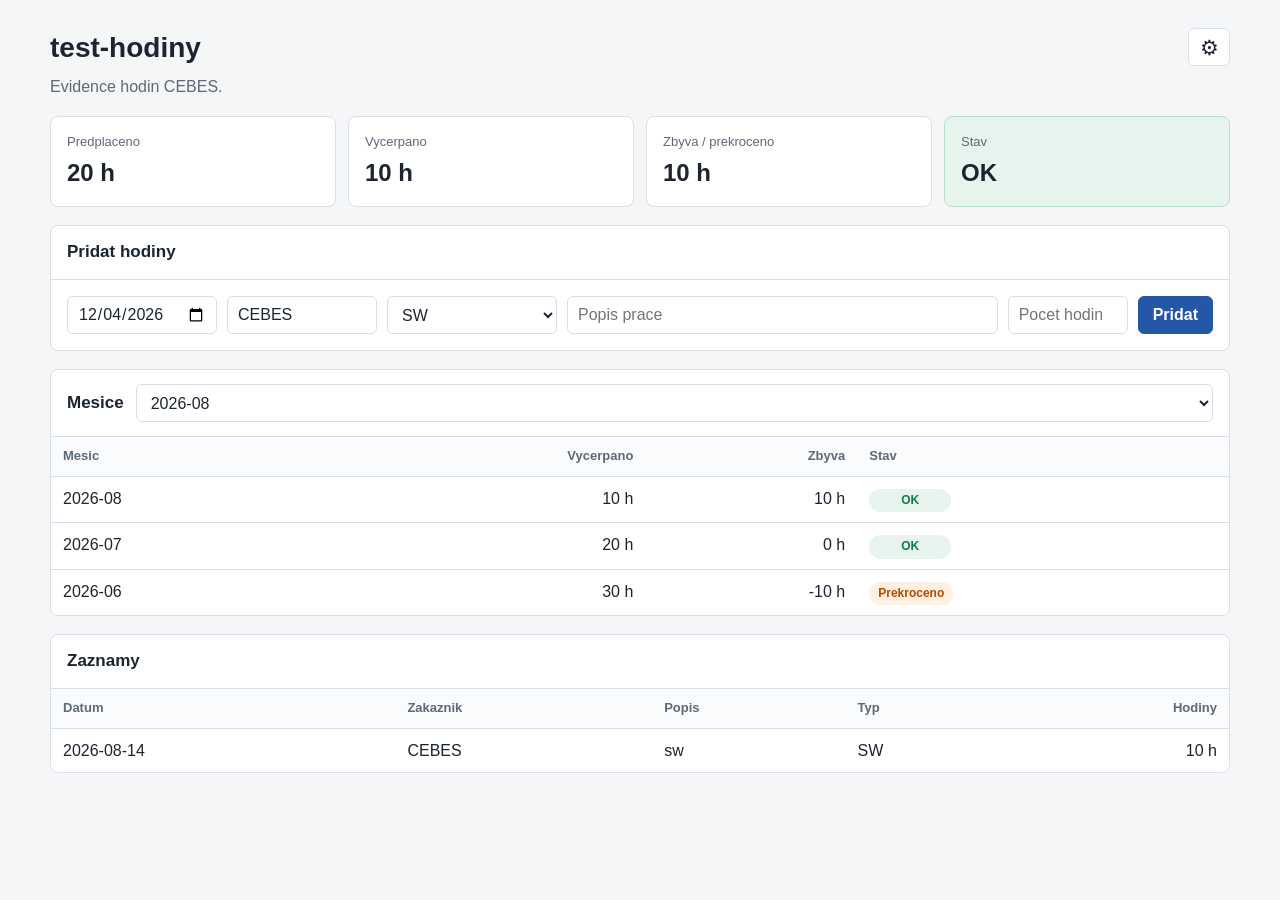
<file: index.html>
<!doctype html>
<html lang="cs">
  <head>
    <meta charset="utf-8">
    <meta name="viewport" content="width=device-width, initial-scale=1">
    <title>test-hodiny</title>
    <link rel="stylesheet" href="styles.css">
  </head>
  <body data-page="main">
    <main>
      <header>
        <div>
          <h1>test-hodiny</h1>
          <p class="subtitle">Evidence hodin CEBES.</p>
        </div>
        <a class="icon-link" href="settings.html" aria-label="Nastaveni" title="Nastaveni">&#9881;</a>
      </header>

      <p id="message" class="message">Nacitam hodiny...</p>

      <section id="summary" class="summary hidden" aria-label="Souhrn vybraneho mesice">
        <div class="metric">
          <span>Predplaceno</span>
          <strong id="limitValue">20 h</strong>
        </div>
        <div class="metric">
          <span>Vycerpano</span>
          <strong id="usedValue">0 h</strong>
        </div>
        <div class="metric">
          <span>Zbyva / prekroceno</span>
          <strong id="balanceValue">0 h</strong>
        </div>
        <div id="statusMetric" class="metric">
          <span>Stav</span>
          <strong id="statusValue">OK</strong>
        </div>
      </section>

      <section class="panel">
        <div class="panel-head">
          <h2>Pridat hodiny</h2>
        </div>
        <form id="addForm">
          <input id="datumInput" type="date" required aria-label="Datum">
          <input id="zakaznikInput" value="CEBES" required aria-label="Zakaznik">
          <select id="typInput" aria-label="Typ">
            <option value="SW">SW</option>
            <option value="konzultace">konzultace</option>
            <option value="jine">jine</option>
          </select>
          <input id="popisInput" placeholder="Popis prace" required aria-label="Popis prace">
          <input id="hodinyInput" type="number" min="0.25" step="0.25" placeholder="Pocet hodin" required aria-label="Hodiny">
          <button type="submit">Pridat</button>
        </form>
      </section>

      <section class="panel">
        <div class="panel-head">
          <h2>Mesice</h2>
          <select id="monthSelect" aria-label="Mesic"></select>
        </div>
        <table>
          <thead>
            <tr>
              <th>Mesic</th>
              <th class="number">Vycerpano</th>
              <th class="number">Zbyva</th>
              <th>Stav</th>
            </tr>
          </thead>
          <tbody id="monthsBody"></tbody>
        </table>
      </section>

      <section class="panel">
        <div class="panel-head">
          <h2>Zaznamy</h2>
        </div>
        <table>
          <thead>
            <tr>
              <th>Datum</th>
              <th>Zakaznik</th>
              <th>Popis</th>
              <th>Typ</th>
              <th class="number">Hodiny</th>
            </tr>
          </thead>
          <tbody id="recordsBody"></tbody>
        </table>
      </section>
    </main>

    <script src="app.js"></script>
  </body>
</html>
</file>
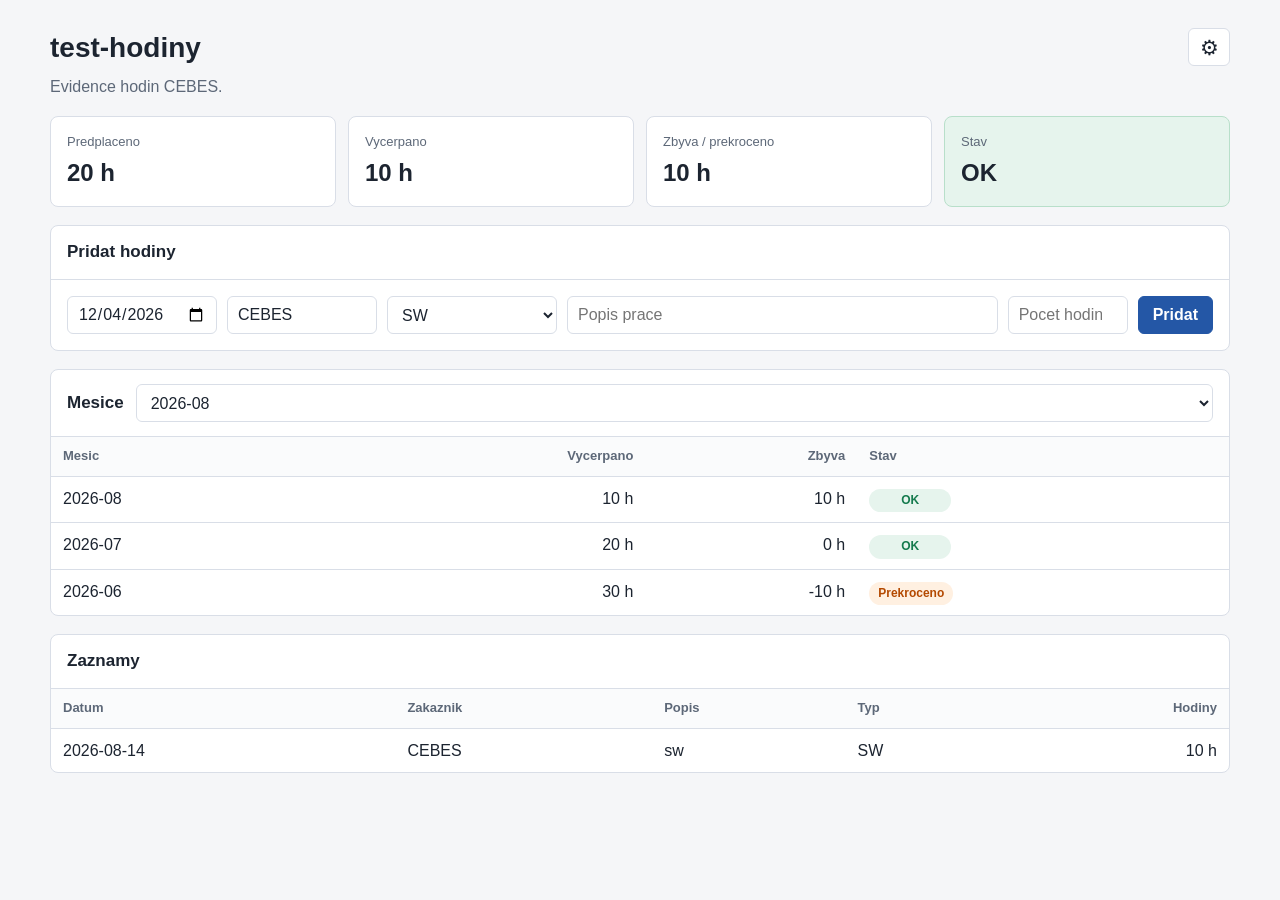
<file: pridat.html>
<!doctype html>
<html lang="cs">
  <head>
    <meta charset="utf-8">
    <meta name="viewport" content="width=device-width, initial-scale=1">
    <meta http-equiv="refresh" content="0; url=./">
    <title>Presmerovani - CEBES hodiny</title>
    <style>
      body {
        margin: 0;
        background: #f5f6f8;
        color: #1c2430;
        font-family: Arial, Helvetica, sans-serif;
      }

      main {
        width: min(680px, calc(100% - 32px));
        margin: 0 auto;
        padding: 40px 0;
      }

      a {
        color: #2457a6;
      }
    </style>
  </head>
  <body>
    <main>
      <h1>Editor je na hlavni strance</h1>
      <p>Tahle stara adresa uz nevytvari issues. Presmerovavam na hlavni prehled s editorem.</p>
      <p><a href="./">Otevrit editor hodin</a></p>
    </main>
    <script>
      window.location.replace("./");
    </script>
  </body>
</html>
</file>
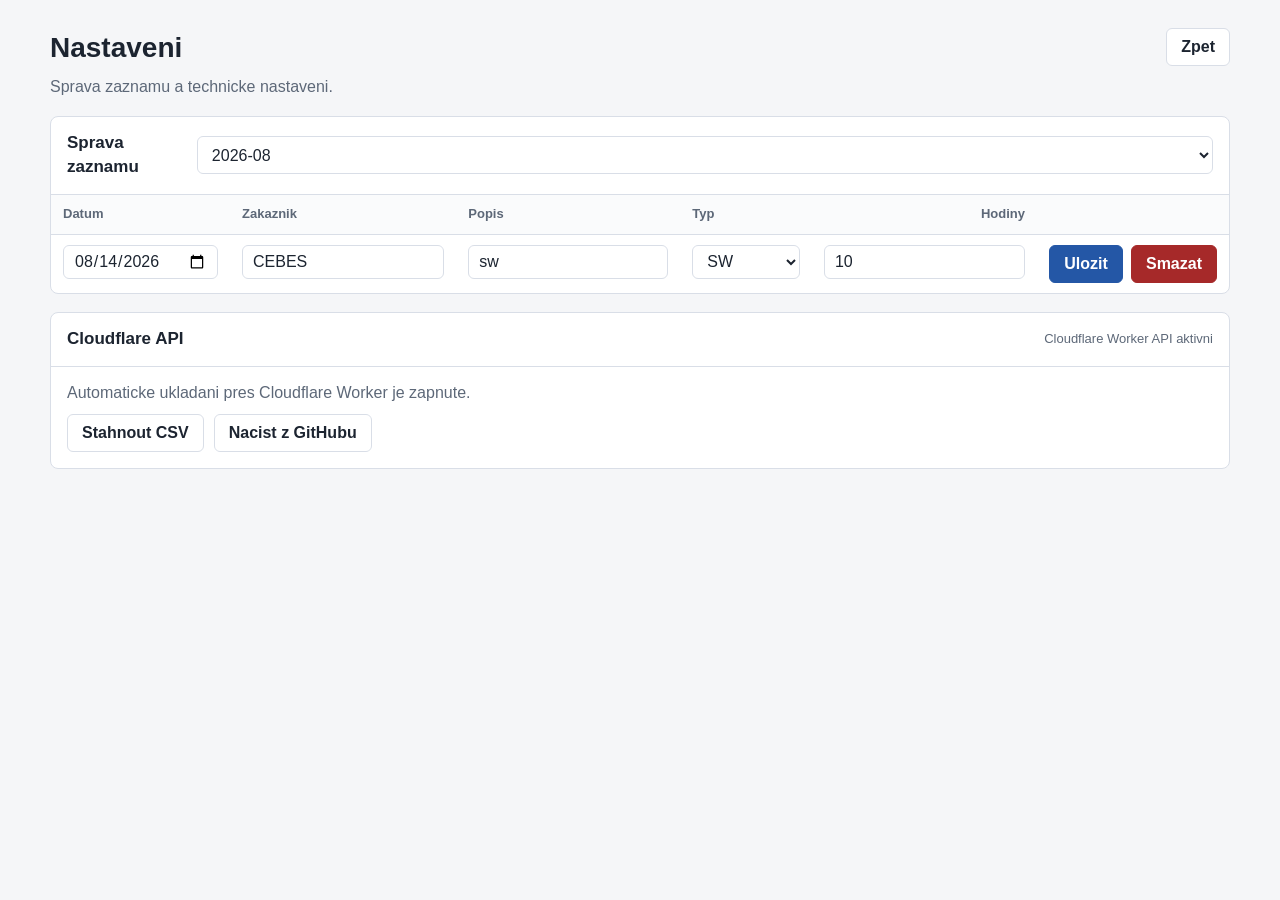
<file: settings.html>
<!doctype html>
<html lang="cs">
  <head>
    <meta charset="utf-8">
    <meta name="viewport" content="width=device-width, initial-scale=1">
    <title>test-hodiny - nastaveni</title>
    <link rel="stylesheet" href="styles.css">
  </head>
  <body data-page="settings">
    <main>
      <header>
        <div>
          <h1>Nastaveni</h1>
          <p class="subtitle">Sprava zaznamu a technicke nastaveni.</p>
        </div>
        <button id="backButton" class="secondary" type="button">Zpet</button>
      </header>

      <section class="panel">
        <div class="panel-head">
          <h2>Sprava zaznamu</h2>
          <select id="monthSelect" aria-label="Mesic"></select>
        </div>
        <table>
          <thead>
            <tr>
              <th>Datum</th>
              <th>Zakaznik</th>
              <th>Popis</th>
              <th>Typ</th>
              <th class="number">Hodiny</th>
              <th></th>
            </tr>
          </thead>
          <tbody id="recordsBody"></tbody>
        </table>
      </section>

      <section class="panel">
        <div class="panel-head">
          <h2>Cloudflare API</h2>
          <span id="saveStatus" class="save-status">API aktivni</span>
        </div>
        <p class="settings-note">Automaticke ukladani pres Cloudflare Worker je zapnute.</p>
        <div class="settings-grid compact-actions">
          <button id="downloadButton" class="secondary" type="button">Stahnout CSV</button>
          <button id="resetButton" class="secondary" type="button">Nacist z GitHubu</button>
        </div>
      </section>
    </main>

    <script src="app.js"></script>
  </body>
</html>
</file>
<file: styles.css>
:root {
  --bg: #f5f6f8;
  --panel: #ffffff;
  --ink: #1c2430;
  --muted: #5d6878;
  --line: #d9dee7;
  --accent: #2457a6;
  --ok: #147a4d;
  --warn: #b44900;
  --soft-ok: #e6f4ed;
  --soft-warn: #fff0e1;
}

* {
  box-sizing: border-box;
}

body {
  margin: 0;
  background: var(--bg);
  color: var(--ink);
  font-family: Arial, Helvetica, sans-serif;
  line-height: 1.45;
}

main {
  width: min(1180px, calc(100% - 32px));
  margin: 0 auto;
  padding: 28px 0 40px;
}

header {
  display: flex;
  align-items: flex-start;
  justify-content: space-between;
  gap: 18px;
  margin-bottom: 18px;
}

h1,
h2 {
  margin: 0;
}

h1 {
  font-size: 28px;
}

h2 {
  font-size: 17px;
}

.subtitle {
  margin: 6px 0 0;
  color: var(--muted);
}

button,
input,
select,
.button-link,
.icon-link {
  min-height: 38px;
  border: 1px solid var(--line);
  border-radius: 6px;
  font: inherit;
}

button,
.button-link {
  display: inline-flex;
  align-items: center;
  justify-content: center;
  cursor: pointer;
  padding: 0 14px;
  background: var(--accent);
  border-color: var(--accent);
  color: #fff;
  font-weight: 700;
  text-decoration: none;
}

.secondary {
  background: var(--panel);
  border-color: var(--line);
  color: var(--ink);
}

.icon-link {
  display: inline-flex;
  width: 42px;
  min-width: 42px;
  align-items: center;
  justify-content: center;
  background: var(--panel);
  color: var(--ink);
  font-size: 21px;
  line-height: 1;
  text-decoration: none;
}

button.danger {
  background: #a62929;
  border-color: #a62929;
}

.is-saving button,
.is-saving input,
.is-saving select {
  opacity: 0.72;
}

input,
select {
  width: 100%;
  padding: 0 10px;
  background: #fff;
  color: var(--ink);
}

.message {
  margin: 0 0 18px;
  padding: 12px 14px;
  border: 1px solid var(--line);
  border-radius: 8px;
  background: var(--panel);
  color: var(--muted);
}

.summary {
  display: grid;
  grid-template-columns: repeat(4, minmax(0, 1fr));
  gap: 12px;
  margin-bottom: 18px;
}

.metric,
.panel {
  background: var(--panel);
  border: 1px solid var(--line);
  border-radius: 8px;
}

.metric {
  padding: 16px;
}

.metric span {
  display: block;
  color: var(--muted);
  font-size: 13px;
}

.metric strong {
  display: block;
  margin-top: 4px;
  font-size: 24px;
}

.status-ok {
  background: var(--soft-ok);
  border-color: #b8dfca;
}

.status-warn {
  background: var(--soft-warn);
  border-color: #f1c499;
}

.panel {
  margin-top: 18px;
  overflow: hidden;
}

.panel-head {
  display: flex;
  align-items: center;
  justify-content: space-between;
  gap: 12px;
  padding: 14px 16px;
  border-bottom: 1px solid var(--line);
}

.save-status {
  color: var(--muted);
  font-size: 13px;
  text-align: right;
}

form {
  display: grid;
  grid-template-columns: 150px 150px 170px 1fr 120px auto;
  gap: 10px;
  padding: 16px;
}

.settings-grid {
  display: grid;
  grid-template-columns: minmax(260px, 1fr) auto auto auto auto;
  gap: 10px;
  padding: 0 16px 16px;
}

.settings-grid.compact-actions {
  grid-template-columns: repeat(2, auto);
  justify-content: start;
}

.settings-note {
  margin: 0;
  padding: 14px 16px 10px;
  color: var(--muted);
}

table {
  width: 100%;
  border-collapse: collapse;
}

th,
td {
  padding: 10px 12px;
  border-bottom: 1px solid var(--line);
  text-align: left;
  vertical-align: top;
}

th {
  color: var(--muted);
  background: #fafbfc;
  font-size: 13px;
}

tr:last-child td {
  border-bottom: 0;
}

td input,
td select {
  min-height: 34px;
}

td.actions-cell {
  width: 190px;
  white-space: nowrap;
}

td.actions-cell button {
  min-width: 74px;
}

td button + button {
  margin-left: 8px;
}

.number {
  text-align: right;
  white-space: nowrap;
}

.badge {
  display: inline-flex;
  min-width: 82px;
  justify-content: center;
  border-radius: 999px;
  padding: 3px 9px;
  font-size: 12px;
  font-weight: 700;
}

.ok {
  color: var(--ok);
  background: var(--soft-ok);
}

.warn {
  color: var(--warn);
  background: var(--soft-warn);
}

.hidden {
  display: none;
}

@media (max-width: 900px) {
  header {
    display: block;
  }

  .icon-link,
  .button-link {
    margin-top: 14px;
  }

  .summary {
    grid-template-columns: repeat(2, minmax(0, 1fr));
  }

  form,
  .settings-grid {
    grid-template-columns: 1fr 1fr;
  }
}

@media (max-width: 620px) {
  main {
    width: min(100% - 20px, 1180px);
    padding-top: 18px;
  }

  .summary,
  form,
  .settings-grid {
    grid-template-columns: 1fr;
  }

  th,
  td {
    padding: 8px;
    font-size: 14px;
  }
}
</file>
